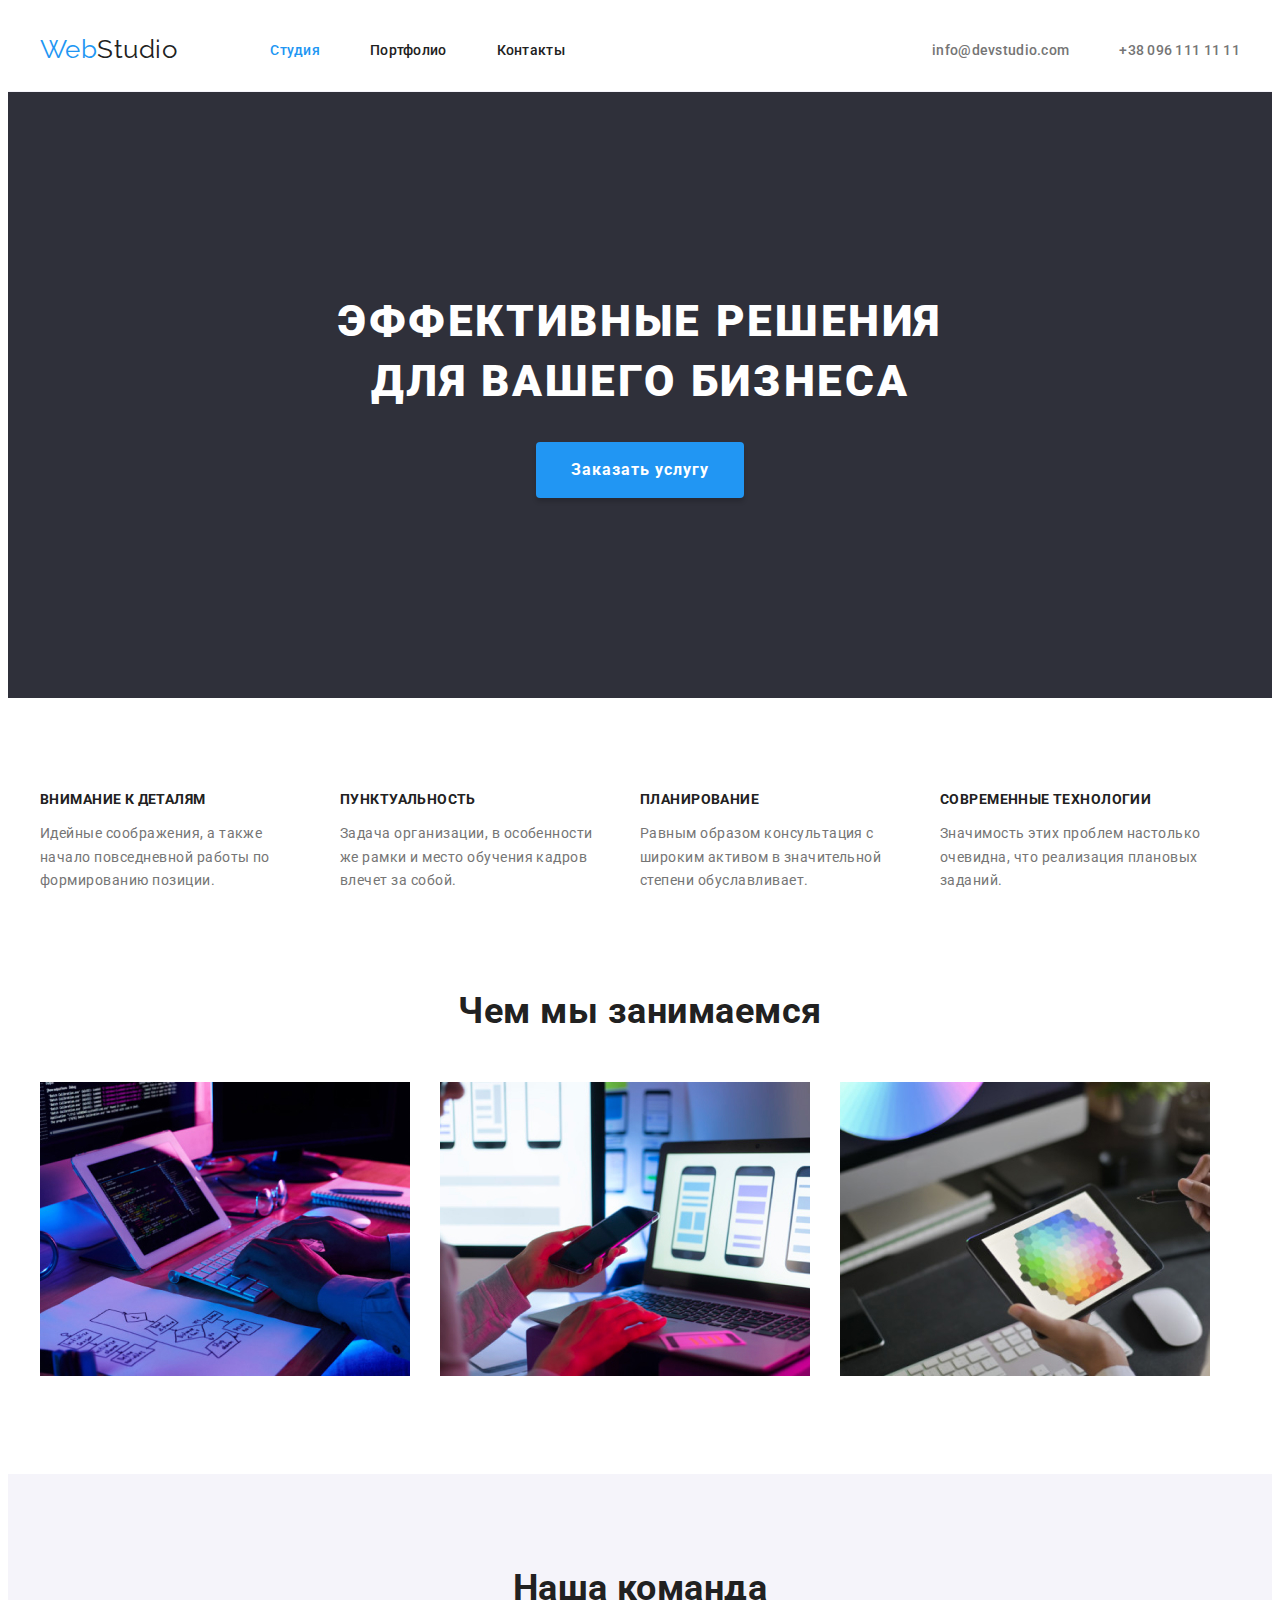
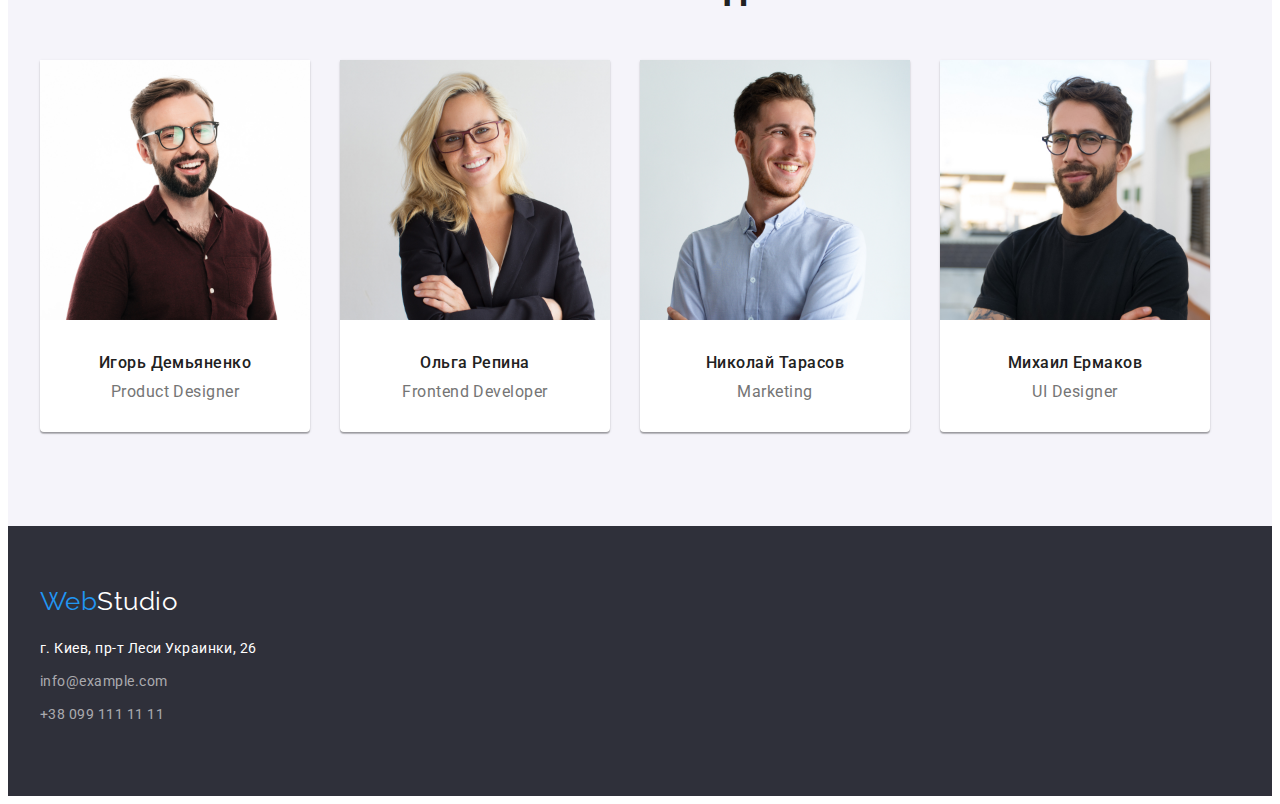
<file: index.html>
<!DOCTYPE html>
<html lang="en">
  <head>
    <meta charset="UTF-8" />
    <meta http-equiv="X-UA-Compatible" content="IE=edge" />
    <meta name="viewport" content="width=device-width, initial-scale=1.0" />
    <title>WebStudio</title>
    <link
      href="https://fonts.googleapis.com/css2?family=Raleway:wght@700&family=Roboto:wght@400;500;700;900&display=swap"
      rel="stylesheet"
    />
    <link
      rel="stylesheet"
      href="https://cdnjs.cloudflare.com/ajax/libs/modern-normalize/1.1.0/modern-normalize.min.css"
      integrity="sha512-wpPYUAdjBVSE4KJnH1VR1HeZfpl1ub8YT/NKx4PuQ5NmX2tKuGu6U/JRp5y+Y8XG2tV+wKQpNHVUX03MfMFn9Q=="
      crossorigin="anonymous"
      referrerpolicy="no-referrer"
    />
    <link rel="stylesheet" href="./css/styles.css" />
  </head>

  <body>
    <!-- Верхняя линия -->

    <header class="page-head">
      <div class="container main-nav">
        <nav class="main-nav">
          <a href="./index.html" class="logo"><span>Web</span>Studio</a>
          <ul class="site-nav">
            <li class="item">
              <a href="" class="link active">Студия</a>
            </li>
            <li class="item">
              <a href="./portfolio.html" class="link">Портфолио</a>
            </li>
            <li class="item">
              <a href="" class="link">Контакты</a>
            </li>
          </ul>
        </nav>
        <ul class="cont-nav">
          <li class="item">
            <a href="mailto:info@devstudio.com" class="link"
              >info@devstudio.com
            </a>
          </li>
          <li class="item">
            <a href="tel:+380961111111" class="link">+38 096 111 11 11</a>
          </li>
        </ul>
      </div>
    </header>

    <main>
      <!-- Шапка -->

      <section class="hero">
        <div class="container">
          <h1 class="title">
            Эффективные решения <br />
            для вашего бизнеса
          </h1>
          <button type="button" class="btn">Заказать услугу</button>
        </div>
      </section>

      <!-- Особенности -->

      <section class="feauture">
        <div class="container">
          <h2 class="titleHidden">Особенности</h2>
          <ul class="feauture-list">
            <li class="item">
              <h3 class="title">Внимание к деталям</h3>
              <p class="subtitle">
                Идейные соображения, а также начало повседневной работы по
                формированию позиции.
              </p>
            </li>
            <li class="item">
              <h3 class="title">Пунктуальность</h3>
              <p class="subtitle">
                Задача организации, в особенности же рамки и место обучения
                кадров влечет за собой.
              </p>
            </li>
            <li class="item">
              <h3 class="title">Планирование</h3>
              <p class="subtitle">
                Равным образом консультация с широким активом в значительной
                степени обуславливает.
              </p>
            </li>
            <li class="item">
              <h3 class="title">Современные технологии</h3>
              <p class="subtitle">
                Значимость этих проблем настолько очевидна, что реализация
                плановых заданий.
              </p>
            </li>
          </ul>
        </div>
      </section>

      <!-- Чем мы занимаемся -->
      
        <section class="work">
          <div class="container">
          <h2 class="title">Чем мы занимаемся</h2>
          <ul class="work-list">
            <li class="item">
              <img
                src="./images/img.jpg"
                alt="Верстка"
                width="370"
                height="294"
              />
            </li>
            <li class="item">
              <img
                src="./images/img2.jpg"
                alt="Дизайн"
                width="370"
                height="294"
              />
            </li>
            <li class="item">
              <img
                src="./images/img3.jpg"
                alt="Внешнее оформление"
                width="370"
                height="294"
              />
            </li>
          </ul>
        </div>
        </section>
      
      <!-- Наша команда -->
      <section class="team">
        <div class="container">
          <h2 class="title">Наша команда</h2>
          <ul class="team-list">
            <li class="item box">
              <img
                src="./images/man1.jpg"
                alt="Дезайнер"
                width="270"
                height="260"
              />
              <h3 class="subtitle">Игорь Демьяненко</h3>
              <p class="paragraph">Product Designer</p>
            </li>

            <li class="item box">
              <img
                src="./images/woman2.jpg"
                alt="Разработчик"
                width="270"
                height="260"
              />
              <h3 class="subtitle">Ольга Репина</h3>
              <p class="paragraph">Frontend Developer</p>
            </li>

            <li class="item box">
              <img
                src="./images/man3.jpg"
                alt="Маркетинг"
                width="270"
                height="260"
              />
              <h3 class="subtitle">Николай Тарасов</h3>
              <p class="paragraph">Marketing</p>
            </li>

            <li class="item box">
              <img
                src="./images/man4.jpg"
                alt="Дезайнер"
                width="270"
                height="260"
              />
              <h3 class="subtitle">Михаил Ермаков</h3>
              <p class="paragraph">UI Designer</p>
            </li>
          </ul>
        </div>
      </section>
    </main>
    <!-- Подвал -->

    <footer class="footer">
      <div class="container">
        <a href="./index.html" class="logo"><span>Web</span>Studio</a>
        <address>
          <ul class="address-list">
            <li class="item">
              <a
                href="https://bit.ly/3pXMvUd"
                target="_blank"
                rel="noopener noreferrer"
                class="link"
              >
                г. Киев, пр-т Леси Украинки, 26</a
              >
            </li>
            <li class="item">
              <a href="" class="cont">info@example.com</a>
            </li>
            <li class="item">
              <a href="" class="cont">+38 099 111 11 11</a>
            </li>
          </ul>
        </address>
      </div>
    </footer>
  </body>
</html>
</file>
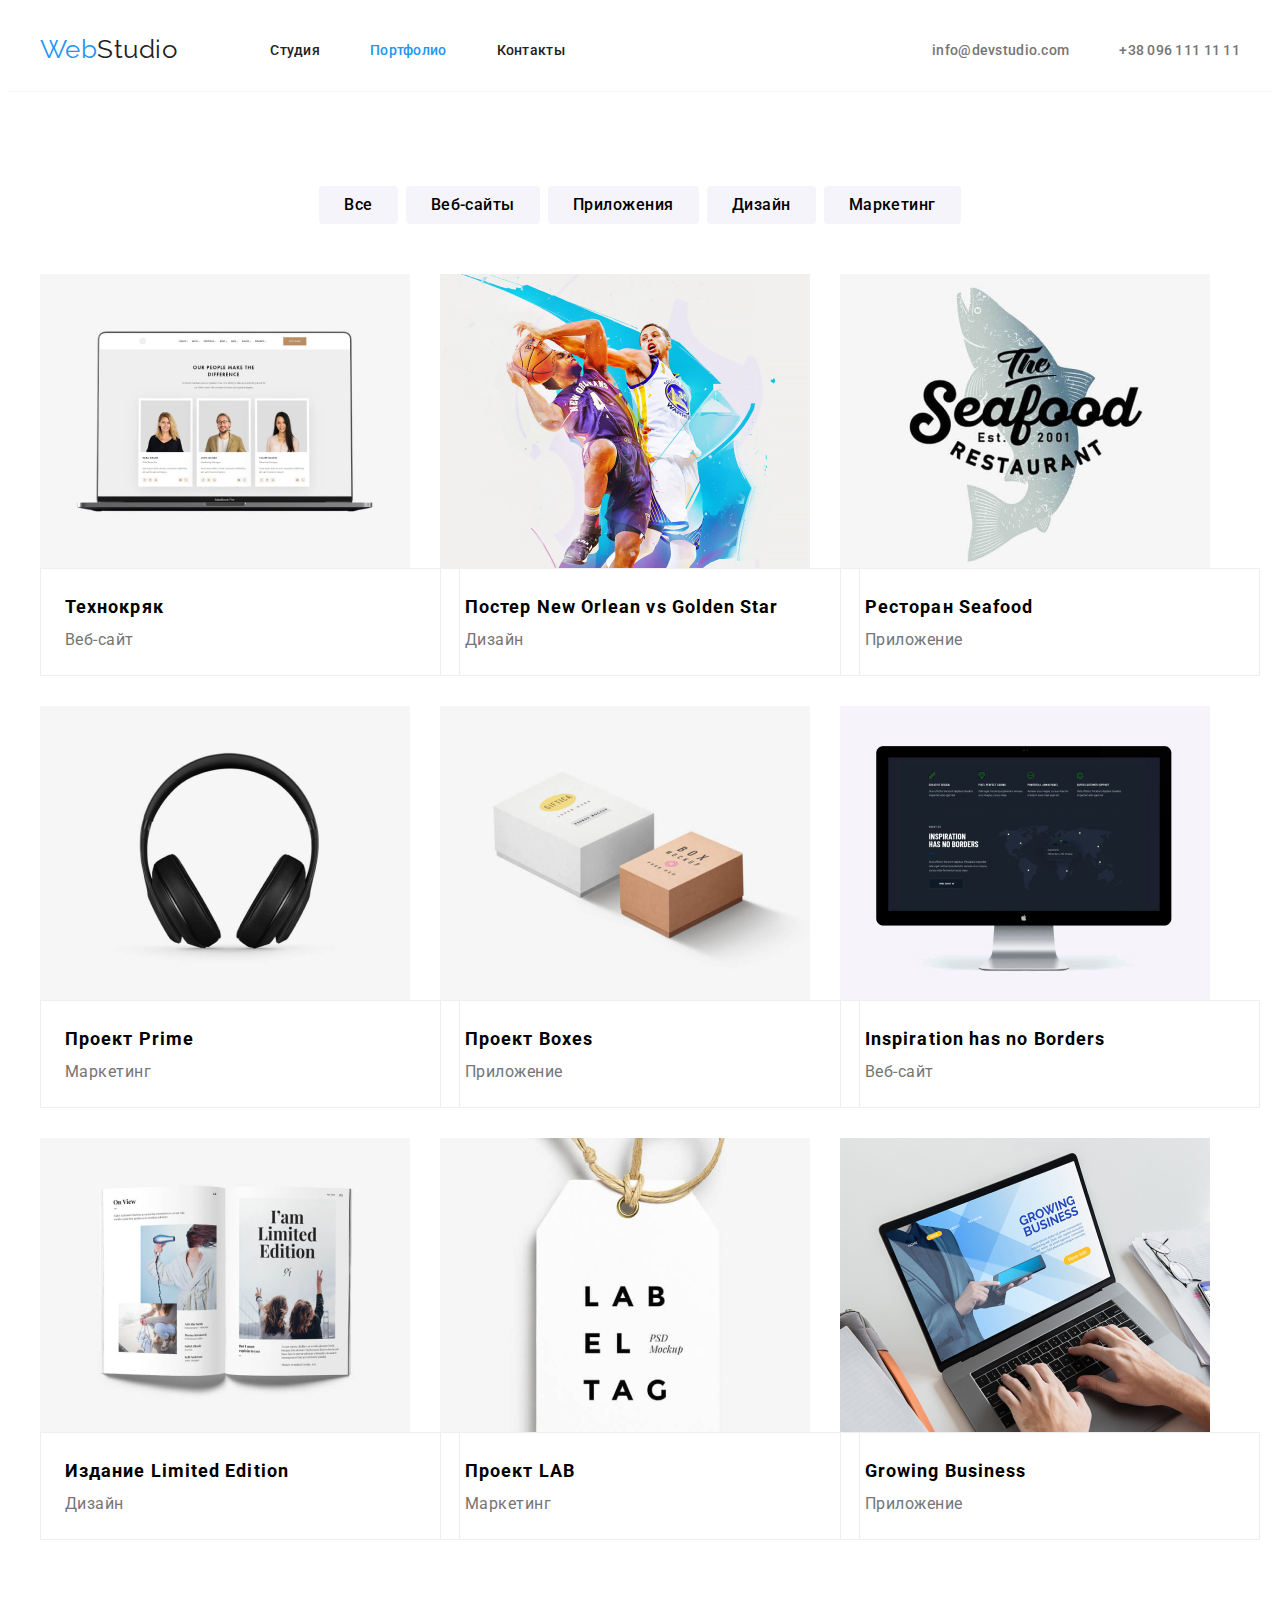
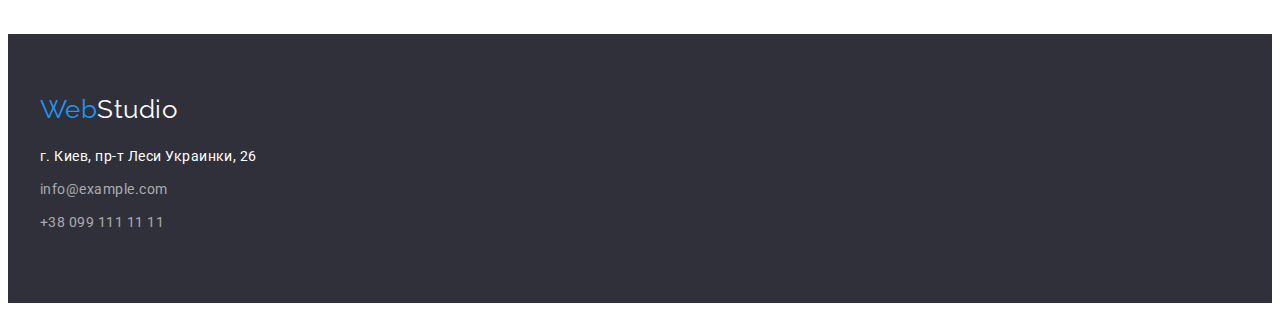
<file: portfolio.html>
<!DOCTYPE html>
<html lang="en">
<head>
    <meta charset="UTF-8">
    <meta http-equiv="X-UA-Compatible" content="IE=edge">
    <meta name="viewport" content="width=device-width, initial-scale=1.0">
    <title>WebStudio</title>
    <link
        href="https://fonts.googleapis.com/css2?family=Raleway:wght@700&family=Roboto:wght@400;500;700;900&display=swap" 
        rel="stylesheet">
        <link rel="stylesheet" href="https://cdnjs.cloudflare.com/ajax/libs/modern-normalize/1.1.0/modern-normalize.min.css" 
    integrity="sha512-wpPYUAdjBVSE4KJnH1VR1HeZfpl1ub8YT/NKx4PuQ5NmX2tKuGu6U/JRp5y+Y8XG2tV+wKQpNHVUX03MfMFn9Q==" 
    crossorigin="anonymous" 
    referrerpolicy="no-referrer" />
    <link rel="stylesheet" href="./css/styles.css">
</head>
<body>
    
      <header class="page-head ">
        <div class="container main-nav">
        <nav class="main-nav">
          <a href="./index.html" class="logo"><span>Web</span>Studio</a>
          <ul class="site-nav ">
            <li class="item">
              <a href="./index.html" class="link">Студия</a>
            </li>
            <li class="item">
              <a href="./portfolio.html" class="link active">Портфолио</a>
            </li>
            <li class="item">
              <a href="" class="link">Контакты</a>
            </li>
          </ul>
        </nav>
        <ul class="cont-nav ">
          <li  class="item">
            <a href="mailto:info@devstudio.com" class="link"
              >info@devstudio.com</a
            >
          </li>
          <li class="item">
            <a href="tel:+380961111111" class="link">+38 096 111 11 11</a>
          </li>
        </ul>
      </div>
      </header>
      
    <main>
        
            <section class="portfolio">
              <div class="container">
                <h1 class="titleHidden">Примеры</h1>
                <ul class="menu">
                    <li class="item">
                        <button type="button" class="btn">Все</button>
                    </li>
                    <li class="item">
                        <button type="button" class="btn">Веб-сайты</button>
                    </li>
                    <li class="item">
                        <button type="button" class="btn">Приложения</button>
                    </li>
                    <li class="item">
                        <button  type="button" class="btn">Дизайн</button>
                    </li>
                    <li class="item">
                        <button type="button" class="btn">Маркетинг</button>
                    </li>
                </ul>
           
                <ul class="examples-list">
                    <li  class="item ">
                        <a href="" class="link">
                            <img 
                            src="./images/project1.jpg" 
                            alt="project1" 
                            width="370" 
                            height="294">
                        
                        <div class="border-botom">
                          <h2 class="subtitle">Технокряк</h2>
                          <p class="paragraph">Веб-сайт</p>
                        </div>
                        
                      </a>
                    </li>
                    <li  class="item ">
                        <a href="" class="link">
                            <img 
                            src="./images/project2.jpg" 
                            alt="project2" 
                            width="370" 
                            height="294">
                        
                        <div class="border-botom">
                          <h2 class="subtitle">Постер New Orlean vs Golden Star</h2>
                        <p class="paragraph">Дизайн</p>
                        </div>
                      </a>
                    </li>
                    <li  class="item ">
                        <a href="" class="link">
                            <img 
                            src="./images/project3.jpg" 
                            alt="project3" 
                            width="370" 
                            height="294">
                        
                        <div class="border-botom">
                          <h2 class="subtitle">Ресторан Seafood</h2>
                        <p class="paragraph">Приложение</p>
                        </div>
                      </a>
                    </li>
                    <li class="item ">
                        <a href="" class="link">
                            <img 
                            src="./images/project4.jpg" 
                            alt="project4" 
                            width="370" 
                            height="294">
                        
                        <div class="border-botom">
                          <h2 class="subtitle">Проект Prime</h2>
                        <p class="paragraph">Маркетинг</p>
                        </div>
                      </a>
                    </li>
                    <li class="item " >
                        <a href="" class="link">
                            <img 
                            src="./images/project5.jpg" 
                            alt="project5" 
                            width="370" 
                            height="294">
                        
                        <div class="border-botom">
                          <h2 class="subtitle">Проект Boxes</h2>
                        <p class="paragraph">Приложение</p>
                        </div>
                      </a>
                    </li>
                    <li  class="item ">
                        <a href="" class="link">
                            <img 
                            src="./images/project6.jpg" 
                            alt="project6" 
                            width="370" 
                            height="294">
                        
                        <div class="border-botom">
                          <h2 class="subtitle">Inspiration has no Borders</h2>
                        <p class="paragraph">Веб-сайт</p>
                        </div>
                      </a>
                    </li>
                    <li  class="item ">
                        <a href="" class="link">
                            <img 
                            src="./images/project7.jpg" 
                            alt="project7" 
                            width="370" 
                            height="294">
                        
                        <div class="border-botom">
                          <h2 class="subtitle">Издание Limited Edition</h2>
                        <p class="paragraph">Дизайн</p>
                        </div>
                      </a>
                    </li>
                    <li  class="item ">
                        <a href="" class="link">
                            <img 
                            src="./images/project8.jpg" 
                            alt="project8" 
                            width="370" 
                            height="294">
                        
                        <div class="border-botom">
                          <h2 class="subtitle">Проект LAB</h2>
                        <p class="paragraph">Маркетинг</p>
                        </div>
                      </a>
                    </li>
                    <li  class="item ">
                        <a href="" class="link">
                            <img 
                            src="./images/project9.jpg" 
                            alt="project9" 
                            width="370" 
                            height="294">
                        
                        <div class="border-botom">
                          <h2 class="subtitle">Growing Business</h2>
                        <p class="paragraph">Приложение</p>
                        </div>
                      </a>
                    </li>
                </ul>
              </div>
            </section>
        
    </main>
    <footer class="footer">
      <div class="container">
      
      <a href="./index.html" class="logo"><span>Web</span>Studio</a>
      <address>
        <ul class="address-list">
          <li class="item">
            <a
              href="https://bit.ly/3pXMvUd"
              target="_blank"
              rel="noopener noreferrer"
              class="link"
            >
              г. Киев, пр-т Леси Украинки, 26</a
            >
          </li>
          <li class="item">
            <a href="" class="cont">info@example.com</a>
          </li>
          <li class="item">
            <a href="" class="cont">+38 099 111 11 11</a>
          </li>
        </ul>
      </address>
    </div>
    </footer>
</body>
</html>
</file>
<file: css/styles.css>
/* Палитра */
/* Цвет текста: 
  основной- #212121;
  доп- #757575;
  при hover-#2196F3; */
/* Цвет фона:
  основной- #FFFFFF;
  доп- #2F303A;
      #F5F4FA; */
body { 
  letter-spacing: 0.03em;
  font-family: Roboto, sans-serif;
  background-color: #ffffff;
}
.page-head ul, a {
  list-style: none;
  text-decoration: none;
  }
.container {
  padding-right: 15px;
  padding-left: 15px;
  margin-left: auto;
  margin-right: auto;
  width: 1200px;
  /* outline: 2px solid tomato; */
}
.page-head .main-nav {
  justify-content: space-between;
  display: flex;
  align-items: center;
}
.page-head a.active {
  color: #2196f3;
}
.page-head  {
  
  border-bottom: 1px solid #F5F4FA;
}
.logo {
  margin-right: 93px; 
  font-family: Raleway, cursive;
  font-size: 26px;
  line-height: 1.19;
  color: #212121;
}
.logo:hover,
.logo:focus {
  color: #2196f3;
}
.logo span {
  color: #2196f3;
}
/* site-nav */
.site-nav  {
  display: flex;
  margin-bottom: 32px;
  padding-left: 0;
  margin-top: 32px;
}
.site-nav .link {
  padding: 32px 0;
  font-weight: 500;
  font-size: 14px;
  line-height: 1.14;
  letter-spacing: 0.02em;
  color: #212121;
}
.site-nav .link:hover,
.site-nav .link:focus {
  color: #2196f3;
}
.site-nav .item {
  margin-right: 50px;
}
.site-nav .item:last-child {
  margin-right: 0;
}
/* cont-nav */
.cont-nav {
  padding: 0;
  margin-bottom: 0;
  margin-top: 0;
  display: flex;  
}
.cont-nav .item {
 margin-right: 50px;
}
.cont-nav .link { 
  padding: 0;
  font-weight: 500;
  font-size: 14px;
  line-height: 16px;
  letter-spacing: 0.02em;
  color: #757575;
}
.cont-nav .item:last-child {
  margin-right: 0;
}
.cont-nav .link:hover,
.cont-nav .link:focus {
  color: #2196f3;
}
.item .img-before::before {
  display: inline-block;
  overflow-x: clip;
  width: 16px;
  height: 12px;
  margin-right: 10px;
  background-repeat: no-repeat;
  background-position: center;
  background-size: contain; 
}
.item .mail::before {
  content: url("../images/envelope.svg");
} 
.item .tel::before {
  content: url("../images/Vector.svg");
}
/* hero*/
 .hero ul, a {
  list-style: none;
  text-decoration: none;
  }
.hero  {
  text-align: center;
  color: #ffffff;
  background-color: #2f303a;
  margin-left: auto;
  margin-right: auto;
  padding-top: 200px;
  padding-bottom: 200px;
}
.hero .title {
  margin-bottom:30px;
  margin-top: 0;
  font-weight: 900;
  font-size: 44px;
  line-height: 1.36;
  letter-spacing: 0.06em;
  text-transform: uppercase;
}
.hero .btn {
  font-family: "Roboto";
  font-style: normal;
  font-weight: 700;
  font-size: 16px;
  line-height: 30px;
  letter-spacing: 0.06em;
  cursor: pointer;
  color: #ffffff;
  background-color: #2196f3;
  border-radius: 4px;
  border: solid transparent;
  padding: 10px 32px;
  box-shadow: 0px 4px 4px rgba(0, 0, 0, 0.15);
} 
/* section */
.feauture ul, a {
  list-style: none;
  text-decoration: none;
  }
.feauture  {
  padding-top: 94px;
  padding-bottom: 94px;
}
 .titleHidden {
  display: none;
}
.feauture-list {
  padding: 0;
  margin-bottom: 0;
  margin-top: 0;
  display: flex;
}
.feauture h2 {
  margin: 0;
  padding: 0;
  text-align: start;
}
.feauture-list .title {
  font-weight: 700;
  font-size: 14px;
  line-height: 1.14;
  letter-spacing: 0.03em;
  text-transform: uppercase;
  margin-top: 0;
  color: #212121;
}
.feauture-list .subtitle {
  min-height: 75px;
  width: 270px;
  margin-bottom: 0;
  font-weight: 400;
  font-size: 14px;
  line-height: 1.71;
  color: #757575;
}
.feauture .item {
  margin-right: 30px;
}
.feauture .item:last-child {
  margin-right: 0;
}
/* work */
.work ul, a {
  list-style: none;
  text-decoration: none;
  }
  .work {
    padding-bottom: 94px;
  }
.work-list .item {
  margin-right: 30px;
}
.work-list .item:last-child {
  margin-right: 0;
}
.work-list {
  padding-bottom: 0;
  padding-left: 0;
  margin-bottom: 0;
  margin-top: 0;
  display: flex;
}
.work .title {
  text-align: center;
  margin-bottom: 50px;
  margin-top: 0;
  font-size: 36px;
  line-height: 1.16;
  color: #212121;
}
/* team */
.team ul, a {
  list-style: none;
  text-decoration: none;
  }
.team {
  padding-top: 94px;
  padding-bottom: 94px;
  background-color: #f5f4fa;
}
.team .title {
  text-align: center;
  padding-top: 0;
  margin-top: 0;
  margin-bottom: 50px;
  font-size: 36px;
  line-height: 1.16;
  color: #212121;
}
.team-list {
  padding-left: 0;
  padding-bottom: 0;
  margin-top: 0;
  margin-bottom: 0;
  display: flex;
}
.team-list img {
  margin-bottom: 30px;
}
.team-list .subtitle {
  margin-top: 0;
  margin-bottom: 10px;
  font-weight: 500;
  font-size: 16px;
  line-height: 1.18;
  color: #212121;
}
.team-list .paragraph {
  margin-top: 0;
  margin-bottom: 30px;
  font-weight: 400;
  font-size: 16px;
  line-height: 1.18;
  color: #757575;
}
.team-list .box {
  text-align: center;
  width: 270px;
  
  box-shadow:
   0px 1px 3px 
   rgba(0, 0, 0, 0.12), 0px 1px 1px 
   rgba(0, 0, 0, 0.14), 0px 2px 1px 
   rgba(0, 0, 0, 0.2);
  border-radius: 0px 0px 4px 4px;
  background-color: #ffffff;
}
.team-list .item { 
  margin-right: 30px;
}
.team-list .item:last-child {
  margin-right: 0;
}
/* footer */
.footer ul, a {
  list-style: none;
  text-decoration: none;
  }
.footer .logo {
  display: block;
  padding-top: 0;
  margin-bottom: 20px;
  font-family: "Raleway";
  font-size: 26px;
  line-height: 1.19;
  color: #ffffff;
}
.footer .logo:hover,
.logo:focus {
  color: #2196f3;
}
.footer { 
  padding-top: 60px;
  padding-bottom: 60px;
  margin-top: 0;
  background-color: #2f303a;
}
.footer .title {
  color: #ffffff;
}
.address-list {
  padding-bottom: 0;
  padding-left: 0;
  margin-top: 0;
  margin-bottom: 0;
  font-family: "Roboto";
  font-style: normal;
  font-weight: 400;
  font-size: 14px;
  line-height: 1.71;
}
.address-list .item {
  margin-bottom: 9px;
}
.address-list .link {
  color: #ffffff;
}
.address-list .link:hover,
.link:focus {
  color: #2196f3;
}
.address-list .cont {
  color: rgba(255, 255, 255, 0.6);
}
.address-list .cont:hover,
.cont:focus {
  color: #2196f3;
}
/* portfolio */
.portfolio ul, a {
  list-style: none;
  text-decoration: none;
  }
.portfolio {
  padding-top: 94px;
  padding-bottom: 94px;
 
  background-color: #ffffff;
}
.portfolio .title {
  margin-top: 0;
  margin-bottom: 50px;
}
.portfolio .menu {
  display: flex;
  padding: 0;
}
.portfolio .subtitle {
  font-weight: 700;
  font-size: 18px;
  line-height: 2;
  letter-spacing: 0.06em;
  margin: 0;
}
.portfolio .paragraph {
  font-size: 16px;
  line-height: 1.87;
  color: #757575;
  margin: 0;
}
.portfolio .btn {
  font-family: Roboto, sans-serif;
  font-weight: 500;
  font-size: 16px;
  line-height: 1.62;
  letter-spacing: 0.03em;
  background-color: #F5F4FA;
  border-radius: 4px ;
  border: solid transparent;
  
  height: 38px;
  padding-left: 22px;
  padding-right: 22px;
}
.menu .btn:hover,
.btn:focus {
  color: #ffffff;
  background-color: #2196f3;
  box-shadow: 0px 3px 1px rgba(0, 0, 0, 0.1), 0px 1px 2px rgba(0, 0, 0, 0.08), 0px 2px 2px rgba(0, 0, 0, 0.12);
  border-radius: 4px;
}
.menu {
  text-align: center;
  justify-content: center;
  display: flex;
  margin-top: 0;
  margin-bottom: 50px;
}
.menu .item { 
  border: 0;
  margin-right: 8px;
}
.menu .item:last-child {
margin-right: 0;
}
.examples-list .link {
  color: inherit;
}
.examples-list {
   display: flex;
   flex-wrap: wrap;
   padding-bottom:0;
   padding-left: 0;
   margin-bottom: 0;
}
.examples-list .item {
  
  margin-bottom: 30px;
  margin-right: 30px;
  width: 370px;
}
.border-botom {
  padding: 20px 24px;
  margin-top: -4px;
  width: 370px;
  
  border: 1px solid #eeeeee;
}
.examples-list .item:nth-of-type(3n) {
  margin-right: 0;
}
.examples-list .item:nth-last-of-type(-n + 3) {
  margin-bottom: 0;
}
</file>
